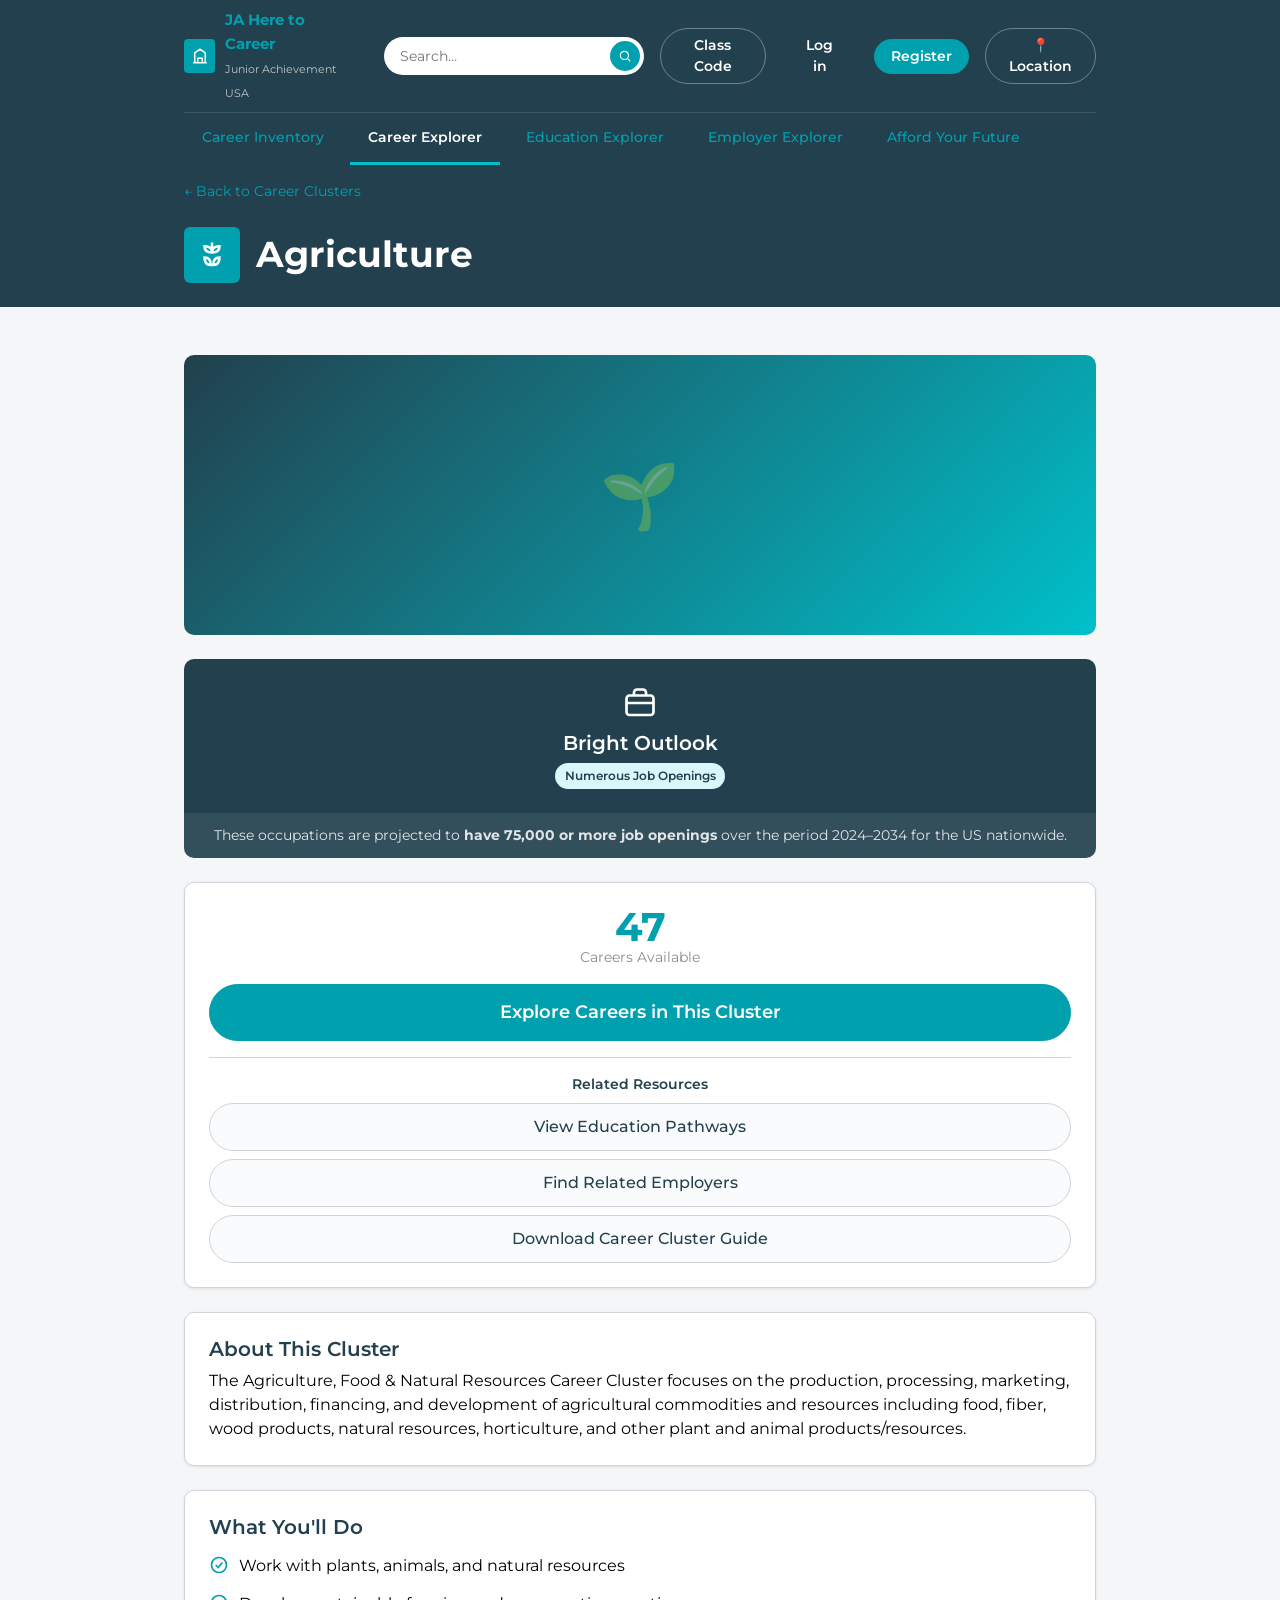
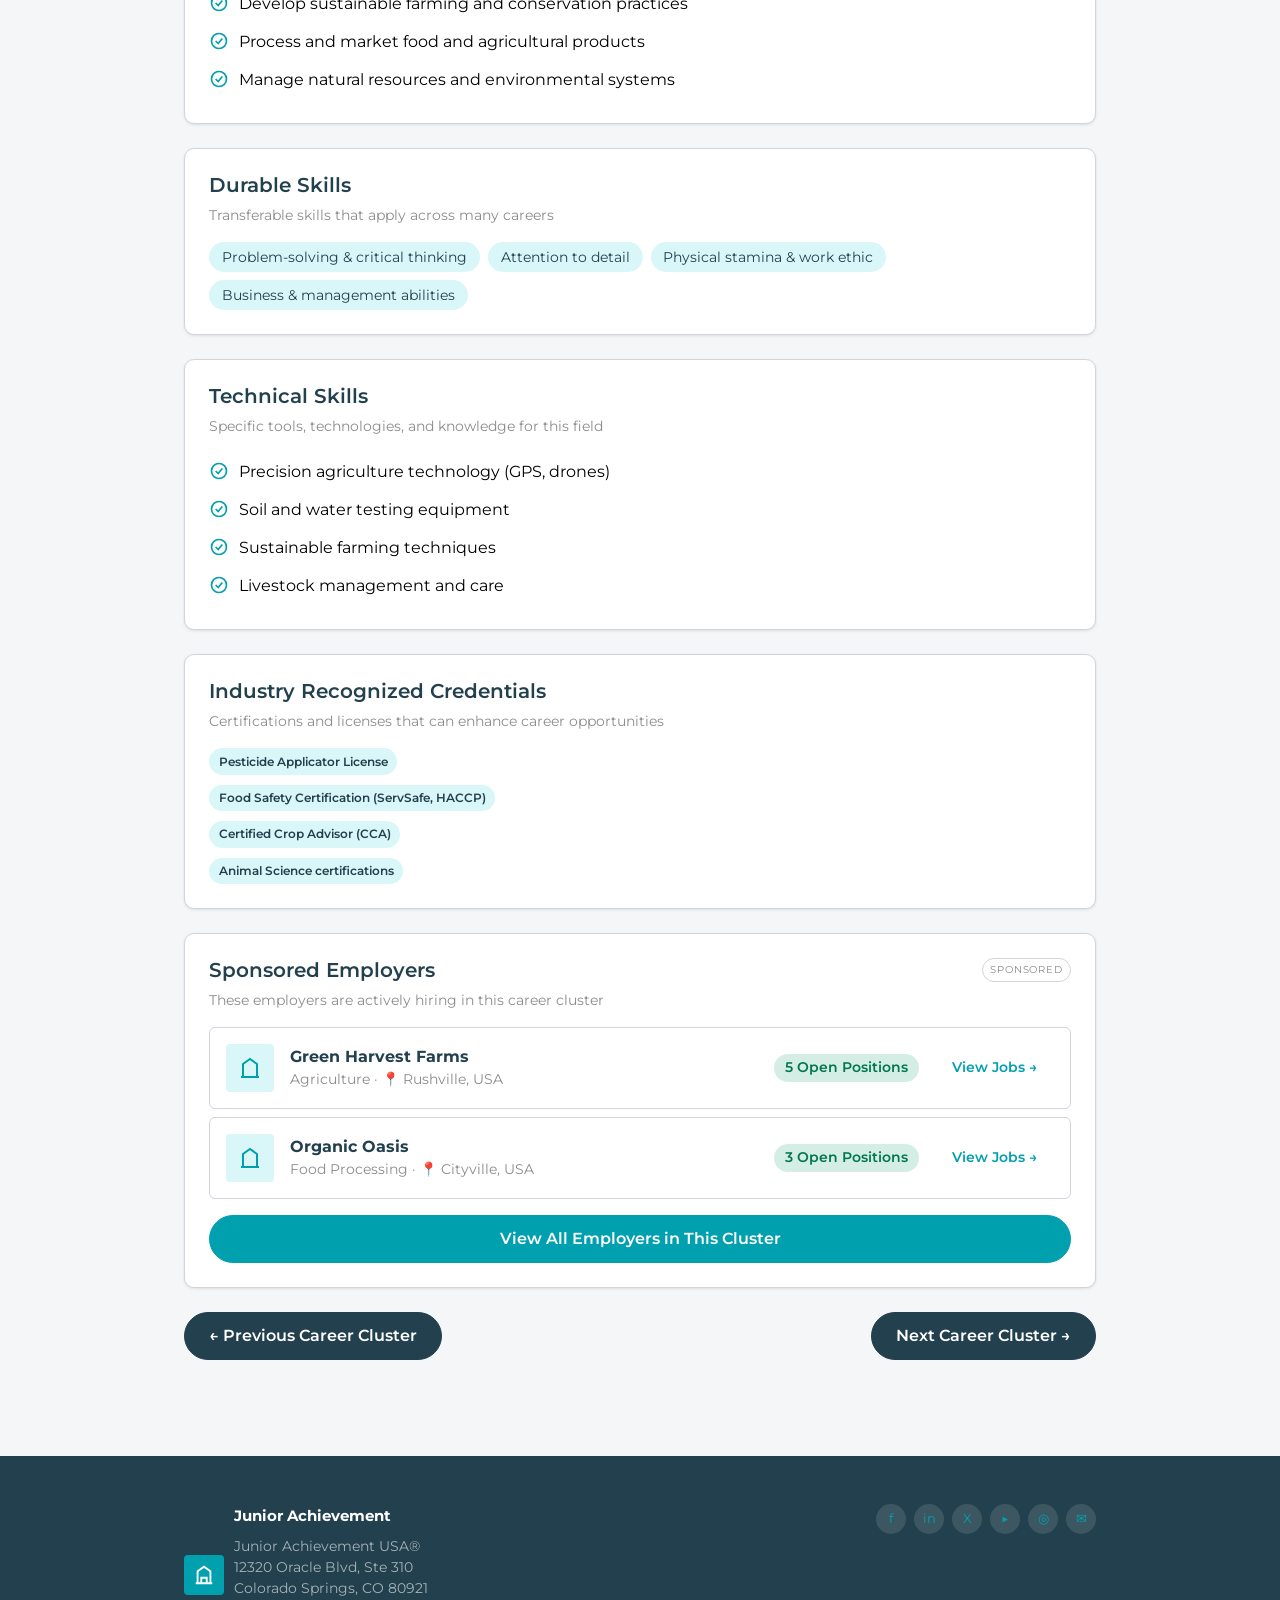
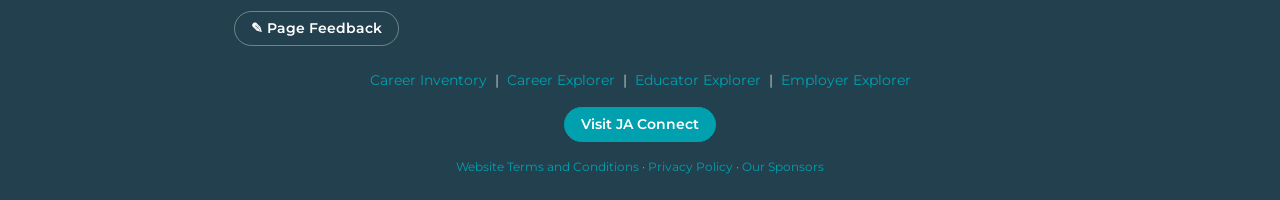
<file: career-cluster.html>
<!DOCTYPE html>
<html lang="en">
<head>
<meta charset="UTF-8">
<meta name="viewport" content="width=device-width, initial-scale=1">
<title>Agriculture — Career Cluster · Here to Career</title>
<link rel="preconnect" href="https://fonts.googleapis.com">
<link rel="preconnect" href="https://fonts.gstatic.com" crossorigin>
<link href="https://fonts.googleapis.com/css2?family=Montserrat:wght@400;500;600;700;800&display=swap" rel="stylesheet">
<link rel="stylesheet" href="tokens.css">
<link rel="stylesheet" href="h2c.css">
<style>
  * { box-sizing: border-box; }
  body { margin: 0; background: var(--h2c-surface-page); font-family: var(--h2c-font-family); color: var(--h2c-text); }
  .container { max-width: 960px; margin: 0 auto; padding: 0 var(--h2c-space-4); }
  .stack > * + * { margin-top: var(--h2c-space-4); }

  /* ---------- Header (dark) ---------- */
  .page-header { background: var(--h2c-primary-dark); color: var(--h2c-text-invert); }
  .util-bar { display: flex; align-items: center; gap: var(--h2c-space-3); padding: var(--h2c-space-2) 0; }
  .brand { display: flex; align-items: center; gap: 10px; }
  .brand .brand-mark { width: 34px; height: 34px; border-radius: var(--h2c-radius-sm); background: var(--h2c-primary); display: flex; align-items: center; justify-content: center; }
  .brand b { font-weight: var(--h2c-weight-bold); font-size: .95rem; line-height: 1.1; }
  .brand small { color: rgba(255,255,255,.7); font-size: .7rem; }
  .util-spacer { flex: 1; }
  .util-search { display: flex; align-items: center; background: var(--h2c-surface); border-radius: var(--h2c-radius-pill); padding: 4px 4px 4px 14px; min-width: 260px; }
  .util-search input { border: 0; outline: 0; flex: 1; font-family: inherit; font-size: var(--h2c-font-size-sm); background: transparent; color: var(--h2c-text); }
  .util-search .search-btn { border: 0; width: 30px; height: 30px; border-radius: 50%; background: var(--h2c-primary); color: #fff; cursor: pointer; display: inline-flex; align-items: center; justify-content: center; }
  .btn-on-dark { color: var(--h2c-text-invert); background: transparent; border: 1px solid rgba(255,255,255,.35); }
  .btn-on-dark:hover { background: rgba(255,255,255,.1); }
  .link-on-dark { color: var(--h2c-text-invert); background: transparent; border-color: transparent; }
  .link-on-dark:hover { text-decoration: underline; }

  /* nav tabs */
  .main-nav { display: flex; gap: var(--h2c-space-2); border-top: 1px solid rgba(255,255,255,.12); }
  .main-nav a { padding: 14px 18px; color: rgba(255,255,255,.75); text-decoration: none; font-weight: var(--h2c-weight-medium); font-size: var(--h2c-font-size-sm); border-bottom: 3px solid transparent; }
  .main-nav a:hover { color: #fff; }
  .main-nav a.active { color: #fff; font-weight: var(--h2c-weight-semibold); border-bottom-color: var(--h2c-secondary); }

  /* cluster head */
  .cluster-head { display: flex; align-items: center; gap: var(--h2c-space-3); padding: var(--h2c-space-4) 0; }
  .cluster-head .cluster-icon { width: 56px; height: 56px; border-radius: var(--h2c-radius-md); background: var(--h2c-primary); display: flex; align-items: center; justify-content: center; color: #fff; }
  .cluster-head h1 { margin: 0; color: #fff; font-size: var(--h2c-h2); }
  .back-link { color: rgba(255,255,255,.8); text-decoration: none; font-size: var(--h2c-font-size-sm); display: inline-block; padding-top: var(--h2c-space-3); }
  .back-link:hover { color: #fff; }

  /* ---------- Content ---------- */
  main { padding: var(--h2c-space-5) 0; }
  .hero-img { height: 280px; border-radius: var(--h2c-radius-lg); background: linear-gradient(135deg, var(--h2c-primary-dark), var(--h2c-secondary)); position: relative; overflow: hidden; }
  .hero-img::after { content: "🌱"; position: absolute; inset: 0; display: flex; align-items: center; justify-content: center; font-size: 4rem; opacity: .4; }

  .section-card { background: var(--h2c-surface); border: 1px solid var(--h2c-border); border-radius: var(--h2c-radius-lg); box-shadow: var(--h2c-shadow-sm); padding: var(--h2c-space-4); }
  .section-card h2 { font-size: var(--h2c-h4); margin: 0 0 var(--h2c-space-2); }
  .section-sub { color: var(--h2c-text-muted); font-size: var(--h2c-font-size-sm); margin: 0 0 var(--h2c-space-3); }

  /* outlook banner */
  .outlook { background: var(--h2c-primary-dark); color: #fff; border-radius: var(--h2c-radius-lg); overflow: hidden; text-align: center; }
  .outlook .outlook-body { padding: var(--h2c-space-4); }
  .outlook .outlook-ico { width: 40px; height: 40px; margin: 0 auto var(--h2c-space-2); display: flex; align-items: center; justify-content: center; }
  .outlook h2 { margin: 0 0 var(--h2c-space-2); color: #fff; font-size: var(--h2c-h4); }
  .outlook .outlook-note { background: rgba(255,255,255,.08); padding: 12px var(--h2c-space-4); font-size: var(--h2c-font-size-sm); color: rgba(255,255,255,.85); }

  /* stat card */
  .stat-card-lg { text-align: center; }
  .stat-card-lg .num { font-size: 2.5rem; font-weight: var(--h2c-weight-bold); color: var(--h2c-primary); line-height: 1; }
  .stat-card-lg .num-label { color: var(--h2c-text-muted); font-size: var(--h2c-font-size-sm); margin-bottom: var(--h2c-space-3); }
  .divider { border: 0; border-top: 1px solid var(--h2c-border); margin: var(--h2c-space-3) 0; }
  .resources-title { font-weight: var(--h2c-weight-semibold); color: var(--h2c-text-heading); font-size: var(--h2c-font-size-sm); margin-bottom: var(--h2c-space-2); }
  .btn-block { display: block; width: 100%; }
  .btn-resource { display: block; width: 100%; text-align: center; background: var(--h2c-surface-subtle); border: 1px solid var(--h2c-border); color: var(--h2c-text-heading); margin-bottom: var(--h2c-space-2); font-weight: var(--h2c-weight-medium); }
  .btn-resource:hover { border-color: var(--h2c-primary); color: var(--h2c-primary); }

  /* checklists */
  .checklist { list-style: none; margin: 0; padding: 0; }
  .checklist li { display: flex; align-items: flex-start; gap: 10px; padding: 7px 0; }
  .checklist li svg { flex-shrink: 0; color: var(--h2c-primary); margin-top: 1px; }

  /* employers */
  .employer { display: flex; align-items: center; gap: var(--h2c-space-3); border: 1px solid var(--h2c-border); border-radius: var(--h2c-radius-md); padding: var(--h2c-space-3); margin-bottom: var(--h2c-space-2); }
  .employer .logo { width: 48px; height: 48px; border-radius: var(--h2c-radius-sm); background: var(--h2c-tint); color: var(--h2c-primary); display: flex; align-items: center; justify-content: center; flex-shrink: 0; }
  .employer .emp-name { font-weight: var(--h2c-weight-bold); color: var(--h2c-text-heading); }
  .employer .emp-meta { font-size: var(--h2c-font-size-sm); color: var(--h2c-text-muted); }
  .employer .emp-actions { margin-left: auto; display: flex; align-items: center; gap: var(--h2c-space-3); }
  .badge-open { background: var(--h2c-success-surface); color: var(--h2c-success); font-size: var(--h2c-font-size-sm); font-weight: var(--h2c-weight-semibold); padding: .25em .8em; border-radius: var(--h2c-radius-pill); }
  .badge-sponsored { float: right; background: transparent; border: 1px solid var(--h2c-border); color: var(--h2c-text-muted); font-size: .65rem; letter-spacing: .08em; text-transform: uppercase; padding: .3em .7em; border-radius: var(--h2c-radius-pill); }

  /* pager */
  .pager { display: flex; justify-content: space-between; }

  /* footer */
  .site-footer { background: var(--h2c-primary-dark); color: rgba(255,255,255,.8); margin-top: var(--h2c-space-5); padding: var(--h2c-space-5) 0 var(--h2c-space-4); }
  .footer-top { display: flex; justify-content: space-between; align-items: flex-start; gap: var(--h2c-space-4); }
  .footer-brand .brand-mark { width: 40px; height: 40px; }
  .footer-brand b { color: #fff; }
  .footer-brand p { font-size: var(--h2c-font-size-sm); margin: var(--h2c-space-2) 0 0; color: rgba(255,255,255,.6); }
  .social { display: flex; gap: 8px; }
  .social a { width: 30px; height: 30px; border-radius: 50%; background: rgba(255,255,255,.12); display: flex; align-items: center; justify-content: center; color: #fff; text-decoration: none; font-size: .8rem; }
  .social a:hover { background: var(--h2c-primary); }
  .footer-links { text-align: center; margin-top: var(--h2c-space-4); font-size: var(--h2c-font-size-sm); }
  .footer-links a { color: rgba(255,255,255,.8); text-decoration: none; margin: 0 8px; }
  .footer-links a:hover { color: #fff; text-decoration: underline; }
  .footer-fine { text-align: center; margin-top: var(--h2c-space-3); font-size: var(--h2c-font-size-caption); color: rgba(255,255,255,.55); }
  .footer-fine a { color: rgba(255,255,255,.7); }
</style>
</head>
<body class="h2c">

<header class="page-header">
  <div class="container">
    <div class="util-bar">
      <a class="brand" href="#">
        <span class="brand-mark"><svg width="18" height="18" viewBox="0 0 24 24" fill="none" stroke="#fff" stroke-width="2"><path d="M3 21h18M5 21V8l7-5 7 5v13M9 21v-6h6v6"/></svg></span>
        <span><b>JA Here to Career</b><br><small>Junior Achievement USA</small></span>
      </a>
      <span class="util-spacer"></span>
      <div class="util-search">
        <input placeholder="Search…" aria-label="Search">
        <button class="search-btn" aria-label="Search"><svg width="14" height="14" viewBox="0 0 24 24" fill="none" stroke="currentColor" stroke-width="2"><circle cx="11" cy="11" r="7"/><path d="M21 21l-4-4"/></svg></button>
      </div>
      <button class="btn btn-sm btn-on-dark">Class Code</button>
      <button class="btn btn-sm link-on-dark">Log in</button>
      <button class="btn btn-sm btn-primary">Register</button>
      <button class="btn btn-sm btn-on-dark">📍 Location</button>
    </div>
  </div>
  <div class="container">
    <nav class="main-nav">
      <a href="#">Career Inventory</a>
      <a href="#" class="active">Career Explorer</a>
      <a href="#">Education Explorer</a>
      <a href="#">Employer Explorer</a>
      <a href="#">Afford Your Future</a>
    </nav>
    <a class="back-link" href="#">← Back to Career Clusters</a>
    <div class="cluster-head">
      <span class="cluster-icon"><svg width="30" height="30" viewBox="0 0 24 24" fill="none" stroke="#fff" stroke-width="2"><path d="M12 2v8M12 10c0-3 2-5 6-5 0 3-2 5-6 5zM12 10c0-3-2-5-6-5 0 3 2 5 6 5zM6 14c3 0 5 2 5 6-3 0-5-2-5-6zM18 14c-3 0-5 2-5 6 3 0 5-2 5-6z"/></svg></span>
      <h1>Agriculture</h1>
    </div>
  </div>
</header>

<main>
  <div class="container stack">

    <div class="hero-img" role="img" aria-label="Agriculture cluster"></div>

    <!-- Bright Outlook -->
    <section class="outlook">
      <div class="outlook-body">
        <div class="outlook-ico"><svg width="36" height="36" viewBox="0 0 24 24" fill="none" stroke="#fff" stroke-width="1.8"><rect x="3" y="7" width="18" height="13" rx="2"/><path d="M8 7V5a2 2 0 0 1 2-2h4a2 2 0 0 1 2 2v2M3 12h18"/></svg></div>
        <h2>Bright Outlook</h2>
        <span class="badge badge-tint">Numerous Job Openings</span>
      </div>
      <div class="outlook-note">These occupations are projected to <b>have 75,000 or more job openings</b> over the period 2024–2034 for the US nationwide.</div>
    </section>

    <!-- Stats + actions -->
    <section class="section-card stat-card-lg">
      <div class="num">47</div>
      <div class="num-label">Careers Available</div>
      <button class="btn btn-primary btn-lg btn-block">Explore Careers in This Cluster</button>
      <hr class="divider">
      <div class="resources-title">Related Resources</div>
      <a class="btn btn-resource" href="#">View Education Pathways</a>
      <a class="btn btn-resource" href="#">Find Related Employers</a>
      <a class="btn btn-resource" href="#" style="margin-bottom:0">Download Career Cluster Guide</a>
    </section>

    <!-- About -->
    <section class="section-card">
      <h2>About This Cluster</h2>
      <p style="margin:0;color:var(--h2c-text)">The Agriculture, Food &amp; Natural Resources Career Cluster focuses on the production, processing, marketing, distribution, financing, and development of agricultural commodities and resources including food, fiber, wood products, natural resources, horticulture, and other plant and animal products/resources.</p>
    </section>

    <!-- What You'll Do -->
    <section class="section-card">
      <h2>What You'll Do</h2>
      <ul class="checklist">
        <li><svg width="20" height="20" viewBox="0 0 24 24" fill="none" stroke="currentColor" stroke-width="2"><circle cx="12" cy="12" r="9"/><path d="M8 12l3 3 5-6"/></svg> Work with plants, animals, and natural resources</li>
        <li><svg width="20" height="20" viewBox="0 0 24 24" fill="none" stroke="currentColor" stroke-width="2"><circle cx="12" cy="12" r="9"/><path d="M8 12l3 3 5-6"/></svg> Develop sustainable farming and conservation practices</li>
        <li><svg width="20" height="20" viewBox="0 0 24 24" fill="none" stroke="currentColor" stroke-width="2"><circle cx="12" cy="12" r="9"/><path d="M8 12l3 3 5-6"/></svg> Process and market food and agricultural products</li>
        <li><svg width="20" height="20" viewBox="0 0 24 24" fill="none" stroke="currentColor" stroke-width="2"><circle cx="12" cy="12" r="9"/><path d="M8 12l3 3 5-6"/></svg> Manage natural resources and environmental systems</li>
      </ul>
    </section>

    <!-- Durable Skills -->
    <section class="section-card">
      <h2>Durable Skills</h2>
      <p class="section-sub">Transferable skills that apply across many careers</p>
      <div class="demo-row" style="display:flex;flex-wrap:wrap;gap:8px">
        <span class="chip chip-filled">Problem-solving &amp; critical thinking</span>
        <span class="chip chip-filled">Attention to detail</span>
        <span class="chip chip-filled">Physical stamina &amp; work ethic</span>
        <span class="chip chip-filled">Business &amp; management abilities</span>
      </div>
    </section>

    <!-- Technical Skills -->
    <section class="section-card">
      <h2>Technical Skills</h2>
      <p class="section-sub">Specific tools, technologies, and knowledge for this field</p>
      <ul class="checklist">
        <li><svg width="20" height="20" viewBox="0 0 24 24" fill="none" stroke="currentColor" stroke-width="2"><circle cx="12" cy="12" r="9"/><path d="M8 12l3 3 5-6"/></svg> Precision agriculture technology (GPS, drones)</li>
        <li><svg width="20" height="20" viewBox="0 0 24 24" fill="none" stroke="currentColor" stroke-width="2"><circle cx="12" cy="12" r="9"/><path d="M8 12l3 3 5-6"/></svg> Soil and water testing equipment</li>
        <li><svg width="20" height="20" viewBox="0 0 24 24" fill="none" stroke="currentColor" stroke-width="2"><circle cx="12" cy="12" r="9"/><path d="M8 12l3 3 5-6"/></svg> Sustainable farming techniques</li>
        <li><svg width="20" height="20" viewBox="0 0 24 24" fill="none" stroke="currentColor" stroke-width="2"><circle cx="12" cy="12" r="9"/><path d="M8 12l3 3 5-6"/></svg> Livestock management and care</li>
      </ul>
    </section>

    <!-- Credentials -->
    <section class="section-card">
      <h2>Industry Recognized Credentials</h2>
      <p class="section-sub">Certifications and licenses that can enhance career opportunities</p>
      <div style="display:flex;flex-direction:column;gap:10px">
        <span><span class="badge badge-tint">Pesticide Applicator License</span></span>
        <span><span class="badge badge-tint">Food Safety Certification (ServSafe, HACCP)</span></span>
        <span><span class="badge badge-tint">Certified Crop Advisor (CCA)</span></span>
        <span><span class="badge badge-tint">Animal Science certifications</span></span>
      </div>
    </section>

    <!-- Sponsored Employers -->
    <section class="section-card">
      <span class="badge-sponsored">Sponsored</span>
      <h2>Sponsored Employers</h2>
      <p class="section-sub">These employers are actively hiring in this career cluster</p>

      <div class="employer">
        <span class="logo"><svg width="24" height="24" viewBox="0 0 24 24" fill="none" stroke="currentColor" stroke-width="2"><path d="M3 21h18M5 21V8l7-5 7 5v13"/></svg></span>
        <div>
          <div class="emp-name">Green Harvest Farms</div>
          <div class="emp-meta">Agriculture · 📍 Rushville, USA</div>
        </div>
        <div class="emp-actions">
          <span class="badge-open">5 Open Positions</span>
          <a class="btn btn-link btn-sm" href="#">View Jobs →</a>
        </div>
      </div>

      <div class="employer" style="margin-bottom:var(--h2c-space-3)">
        <span class="logo"><svg width="24" height="24" viewBox="0 0 24 24" fill="none" stroke="currentColor" stroke-width="2"><path d="M3 21h18M5 21V8l7-5 7 5v13"/></svg></span>
        <div>
          <div class="emp-name">Organic Oasis</div>
          <div class="emp-meta">Food Processing · 📍 Cityville, USA</div>
        </div>
        <div class="emp-actions">
          <span class="badge-open">3 Open Positions</span>
          <a class="btn btn-link btn-sm" href="#">View Jobs →</a>
        </div>
      </div>

      <button class="btn btn-primary btn-block">View All Employers in This Cluster</button>
    </section>

    <!-- Pager -->
    <nav class="pager">
      <button class="btn btn-dark">← Previous Career Cluster</button>
      <button class="btn btn-dark">Next Career Cluster →</button>
    </nav>

  </div>
</main>

<footer class="site-footer">
  <div class="container">
    <div class="footer-top">
      <div class="footer-brand brand">
        <span class="brand-mark" style="width:40px;height:40px"><svg width="22" height="22" viewBox="0 0 24 24" fill="none" stroke="#fff" stroke-width="2"><path d="M3 21h18M5 21V8l7-5 7 5v13M9 21v-6h6v6"/></svg></span>
        <span>
          <b>Junior Achievement</b>
          <p>Junior Achievement USA®<br>12320 Oracle Blvd, Ste 310<br>Colorado Springs, CO 80921</p>
          <button class="btn btn-sm btn-on-dark" style="margin-top:12px">✎ Page Feedback</button>
        </span>
      </div>
      <div class="social" aria-label="Social links">
        <a href="#">f</a><a href="#">in</a><a href="#">X</a><a href="#">▶</a><a href="#">◎</a><a href="#">✉</a>
      </div>
    </div>
    <div class="footer-links">
      <a href="#">Career Inventory</a>|<a href="#">Career Explorer</a>|<a href="#">Educator Explorer</a>|<a href="#">Employer Explorer</a>
    </div>
    <div style="text-align:center;margin-top:var(--h2c-space-3)">
      <button class="btn btn-sm btn-primary">Visit JA Connect</button>
    </div>
    <div class="footer-fine">
      <a href="#">Website Terms and Conditions</a> · <a href="#">Privacy Policy</a> · <a href="#">Our Sponsors</a>
    </div>
  </div>
</footer>

</body>
</html>
</file>
<file: tokens.css>
/* ==========================================================================
   Here to Career — Design Tokens
   --------------------------------------------------------------------------
   Two layers:
     1. PRIMITIVES (--ja-*) — the raw "JA Primitives" palette, copied verbatim
        from the Figma variables. These are facts; do not edit the hex values.
     2. SEMANTIC (--h2c-*) — role tokens that REFERENCE primitives. Components
        consume only these. The primitive→role mapping below was inferred from
        the Figma component sheet; if the Figma file defines its own semantic
        alias variables, reconcile against those.
   ========================================================================== */

:root {
  /* ====================================================================
     1. PRIMITIVES — JA Primitives (exact, from Figma)
     ==================================================================== */

  /* base */
  --ja-white: #ffffff;
  --ja-black: #000000;

  /* primary */
  --ja-blue-black:   #22404d;
  --ja-forest-slate: #224e45;
  --ja-midnight-ink: #222b4e;
  --ja-steel-slate:  #507686;

  /* secondary */
  --ja-aqua:        #00c0ca;
  --ja-aqua-light:  #d9f7f9;
  --ja-turquoise:   #00a0af;
  --ja-teal-blue:   #008b9c;
  --ja-boundless:   #425f74;
  --ja-ocean-mint:  #00bf8e;
  --ja-pacific-blue:#0085c7;
  --ja-deep-harbor: #1b4f72;

  /* accent */
  --ja-yellow:        #e3e24f;
  --ja-yellow-light:  #f9f9da;
  --ja-red:           #eb4e07;
  --ja-red-light:     #fde3d4;
  --ja-forest:        #007651;
  --ja-forest-light:  #d5eee5;
  --ja-lime:          #8fc440;

  /* gray ramp */
  --ja-gray-900: #1a1a1a;
  --ja-gray-600: #8c8c8c;
  --ja-gray-300: #d1d5db;
  --ja-gray-100: #f5f6f8;
  --ja-gray-50:  #fafbfc;

  /* ====================================================================
     2. SEMANTIC — mirrors the Figma "JA Semantic" collection (Light mode),
        one-to-one. Bootstrap-named + surface aliases for components follow.
     ==================================================================== */

  /* ---- color / brand ---- */
  --h2c-primary:        var(--ja-turquoise);    /* brand/primary */
  --h2c-primary-dark:   var(--ja-blue-black);   /* brand/primary-dark */
  --h2c-primary-light:  var(--ja-aqua-light);   /* brand/primary-light */
  --h2c-accent:         var(--ja-yellow);       /* brand/accent */
  --h2c-accent-light:   var(--ja-yellow-light); /* brand/accent-light */

  /* ---- color / status ---- */
  --h2c-error:          var(--ja-red);          /* status/error */
  --h2c-error-light:    var(--ja-red-light);    /* status/error-light */
  --h2c-success:        var(--ja-forest);       /* status/success */
  --h2c-success-light:  var(--ja-forest-light); /* status/success-light */

  /* ---- color / text ---- */
  --h2c-text:           var(--ja-black);     /* text/primary */
  --h2c-text-muted:     var(--ja-gray-600);  /* text/secondary */
  --h2c-text-disabled:  var(--ja-gray-300);  /* text/disabled */
  --h2c-text-invert:    var(--ja-white);     /* text/on-brand */
  --h2c-text-on-accent: var(--ja-gray-900);  /* text/on-accent */

  /* ---- color / background ---- */
  --h2c-surface:        var(--ja-white);     /* background/surface */
  --h2c-surface-page:   var(--ja-gray-100);  /* background/page */
  --h2c-surface-subtle: var(--ja-gray-50);   /* background/subtle */

  /* ---- color / border ---- */
  --h2c-border:         var(--ja-gray-300);  /* border/default */
  --h2c-border-subtle:  var(--ja-gray-100);  /* border/subtle */
  --h2c-border-brand:   var(--ja-aqua);      /* border/brand */
  --h2c-border-error:   var(--ja-red);       /* border/error */

  /* ====================================================================
     Component-facing aliases (not in JA Semantic; composed from it).
     ==================================================================== */
  --h2c-secondary:      var(--ja-aqua);         /* bright teal accent = border/brand */
  --h2c-primary-hover:  var(--ja-teal-blue);    /* interaction state */
  --h2c-accent-mint:    var(--ja-ocean-mint);
  --h2c-accent-blue:    var(--ja-pacific-blue);
  --h2c-tint:           var(--h2c-primary-light); /* chips, highlighted rows */
  --h2c-text-heading:   var(--ja-blue-black);   /* headings → brand/primary-dark */

  /* feedback (Bootstrap-named): info→brand/primary, warning→brand/accent */
  --h2c-info:            var(--h2c-primary);
  --h2c-info-surface:    var(--h2c-primary-light);
  --h2c-success-surface: var(--h2c-success-light);
  --h2c-warning:         var(--h2c-accent);
  --h2c-warning-surface: var(--h2c-accent-light);
  --h2c-danger:          var(--h2c-error);
  --h2c-danger-surface:  var(--h2c-error-light);

  /* status badges (compose brand/status/text per the Badges & Tags doc) */
  --h2c-status-active:    var(--h2c-primary);    /* turquoise */
  --h2c-status-pending:   var(--h2c-accent);     /* yellow */
  --h2c-status-completed: var(--h2c-success);    /* forest */
  --h2c-status-cancelled: var(--ja-gray-600);    /* gray-600 */
  --h2c-status-error:     var(--h2c-error);      /* red */

  /* ====================================================================
     COLOR HIERARCHY (per designer direction): darker surfaces in the
     background, lighter surfaces in the foreground, color from imagery.
     All composed from existing primitives — no new hexes.
     ==================================================================== */

  /* Dark surface ramp — deepest → raised. Stack lighter content on top. */
  --h2c-surface-dark:        var(--ja-blue-black);   /* deepest bg (page/hero/footer) */
  --h2c-surface-dark-alt:    var(--ja-midnight-ink); /* alt deep bg */
  --h2c-surface-dark-raised: var(--ja-boundless);    /* raised panel on a dark bg */
  --h2c-border-on-dark:      var(--ja-steel-slate);  /* hairlines on dark */
  --h2c-text-on-dark:        var(--ja-white);
  --h2c-text-on-dark-muted:  rgba(255, 255, 255, .72);

  /* Color-burst accents — for photography/illustration/Lottie and data-viz,
     i.e. foreground "pops", NOT UI chrome. Use sparingly against dark/neutral. */
  --h2c-burst-mint:   var(--ja-ocean-mint);
  --h2c-burst-blue:   var(--ja-pacific-blue);
  --h2c-burst-harbor: var(--ja-deep-harbor);
  --h2c-burst-lime:   var(--ja-lime);
  --h2c-burst-yellow: var(--ja-yellow);

  /* ---- Typography (from Figma "JA Typography") ----
     Display/H1 48·Bold · H2 36·SemiBold · H3 24·SemiBold
     Body Large 18·Regular · Body 16·Regular · Caption 12·Medium */
  --h2c-font-family: "Montserrat", "Open Sans", helvetica, arial, sans-serif;
  --h2c-font-size-display: 3rem;        /* 48 */
  --h2c-font-size-h1: 3rem;             /* 48 */
  --h2c-font-size-h2: 2.25rem;          /* 36 */
  --h2c-font-size-h3: 1.5rem;           /* 24 */
  --h2c-font-size-body-lg: 1.125rem;    /* 18 */
  --h2c-font-size-base: 1rem;           /* 16 — body */
  --h2c-font-size-label: 0.875rem;      /* 14 — label */
  --h2c-font-size-caption: 0.75rem;     /* 12 */
  --h2c-font-size-sm: var(--h2c-font-size-label);
  --h2c-font-size-lg: var(--h2c-font-size-body-lg);
  /* legacy heading aliases (consumed by h2c.css) */
  --h2c-h1: var(--h2c-font-size-h1);
  --h2c-h2: var(--h2c-font-size-h2);
  --h2c-h3: var(--h2c-font-size-h3);
  --h2c-h4: 1.25rem;
  --h2c-h5: 1.125rem;
  --h2c-h6: 1rem;
  --h2c-weight-regular: 400;
  --h2c-weight-medium: 500;     /* Caption */
  --h2c-weight-semibold: 600;   /* H2, H3 */
  --h2c-weight-bold: 700;       /* Display / H1 */
  --h2c-weight-extrabold: 800;
  --h2c-line-height: 1.5;       /* body */
  --h2c-line-height-tight: 1.2; /* headings, caption */

  /* ---- Shape ---- */
  --h2c-radius-sm: 0.25rem;      /* inputs, small elements */
  --h2c-radius-md: 6px;          /* dropdowns, popovers */
  --h2c-radius-lg: 10px;         /* cards */
  --h2c-radius-xl: 1rem;         /* feature panels */
  --h2c-radius-pill: 100px;      /* buttons, badges, chips */

  /* ---- Elevation (blue-black tinted, never pure black) ---- */
  --h2c-shadow-sm: 0 1px 3px rgba(34, 64, 77, 0.12);
  --h2c-shadow-md: 0 4px 12px rgba(34, 64, 77, 0.15);
  --h2c-shadow-lg: 0 10px 30px rgba(34, 64, 77, 0.2);

  /* ---- Spacing (from Figma "JA Spacing" named scale) ---- */
  --h2c-space-xs:    0.25rem;   /* xs */
  --h2c-space-sm:    0.5rem;    /* sm */
  --h2c-space-md-sm: 0.75rem;   /* md-sm */
  --h2c-space-md:    1rem;      /* md */
  --h2c-space-lg:    1.5rem;    /* lg */
  --h2c-space-xl:    2rem;      /* xl */
  --h2c-space-2xl:   3rem;      /* 2xl */
  /* legacy numeric aliases (consumed by h2c.css) */
  --h2c-space-1: var(--h2c-space-xs);
  --h2c-space-2: var(--h2c-space-sm);
  --h2c-space-3: var(--h2c-space-md);
  --h2c-space-4: var(--h2c-space-lg);
  --h2c-space-5: var(--h2c-space-2xl);

  /* ---- Breakpoints (reference only — use in media queries) ----
     sm: 576px | md: 768px | lg: 992px | xl: 1200px */
}
</file>
<file: h2c.css>
/* ==========================================================================
   Here to Career — Component Library
   Built entirely on tokens.css. No framework dependency; markup mirrors
   Bootstrap 4 class names used on career.ja.org (.btn, .card, .alert, …)
   so styles drop onto the existing app's markup unchanged.
   ========================================================================== */

/* ---- Base ---- */
.h2c {
  font-family: var(--h2c-font-family);
  font-size: var(--h2c-font-size-base);
  line-height: var(--h2c-line-height);
  color: var(--h2c-text);
}

.h2c h1, .h2c h2, .h2c h3, .h2c h4, .h2c h5, .h2c h6 {
  color: var(--h2c-text-heading);
  margin: 0 0 var(--h2c-space-2);
  line-height: var(--h2c-line-height-tight);
}
/* Display/H1 are Bold; H2/H3 are SemiBold (per Figma JA Typography) */
.h2c h1 { font-size: var(--h2c-h1); font-weight: var(--h2c-weight-bold); }
.h2c h2 { font-size: var(--h2c-h2); font-weight: var(--h2c-weight-semibold); }
.h2c h3 { font-size: var(--h2c-h3); font-weight: var(--h2c-weight-semibold); }
.h2c h4 { font-size: var(--h2c-h4); font-weight: var(--h2c-weight-semibold); }
.h2c h5 { font-size: var(--h2c-h5); font-weight: var(--h2c-weight-semibold); }
.h2c h6 { font-size: var(--h2c-h6); font-weight: var(--h2c-weight-semibold); }

/* Body Large & Caption text roles */
.h2c .text-body-lg { font-size: var(--h2c-font-size-body-lg); }
.h2c .text-caption {
  font-size: var(--h2c-font-size-caption);
  font-weight: var(--h2c-weight-medium);
  line-height: var(--h2c-line-height-tight);
}

.h2c a:not(.btn) {
  color: var(--h2c-primary);
  text-decoration: none;
}
.h2c a:not(.btn):hover { text-decoration: underline; }

/* ==========================================================================
   Buttons (pill-shaped, per site convention)
   ========================================================================== */
.btn {
  display: inline-block;
  font-family: var(--h2c-font-family);
  font-size: var(--h2c-font-size-base);
  font-weight: var(--h2c-weight-semibold);
  line-height: var(--h2c-line-height);
  padding: 11px 24px;
  border: 1px solid transparent;
  border-radius: var(--h2c-radius-pill);
  cursor: pointer;
  text-align: center;
  text-decoration: none;
  transition: background-color .15s ease, border-color .15s ease, color .15s ease;
}
.btn:focus-visible {
  outline: 2px solid var(--h2c-secondary);
  outline-offset: 2px;
}

.btn-primary { color: var(--h2c-text-invert); background: var(--h2c-primary); border-color: var(--h2c-primary); }
.btn-primary:hover { background: var(--h2c-primary-hover); border-color: var(--h2c-primary-hover); }

.btn-secondary { color: var(--h2c-text-invert); background: var(--h2c-secondary); border-color: var(--h2c-secondary); }
.btn-secondary:hover { filter: brightness(0.93); }

.btn-dark { color: var(--h2c-text-invert); background: var(--h2c-primary-dark); border-color: var(--h2c-primary-dark); }
.btn-dark:hover { filter: brightness(1.15); }

.btn-success { color: var(--h2c-text-invert); background: var(--h2c-success); border-color: var(--h2c-success); }
.btn-danger  { color: var(--h2c-text-invert); background: var(--h2c-danger);  border-color: var(--h2c-danger); }
.btn-warning { color: var(--h2c-text-on-accent); background: var(--h2c-warning); border-color: var(--h2c-warning); }

.btn-outline-primary { color: var(--h2c-primary); background: transparent; border-color: var(--h2c-primary); }
.btn-outline-primary:hover { color: var(--h2c-text-invert); background: var(--h2c-primary); }

.btn-link { color: var(--h2c-primary); background: transparent; border-color: transparent; }
.btn-link:hover { text-decoration: underline; }

.btn-sm { padding: 6px 16px; font-size: var(--h2c-font-size-sm); }
.btn-lg { padding: 14px 32px; font-size: var(--h2c-font-size-lg); }
.btn:disabled, .btn.disabled {
  background: var(--h2c-surface-subtle);
  border-color: var(--h2c-surface-subtle);
  color: var(--h2c-text-muted);
  cursor: not-allowed;
}

/* ==========================================================================
   Badges, status badges & chips (all pill-shaped)
   ========================================================================== */
.badge {
  display: inline-block;
  padding: .35em .8em;
  font-size: .75em;
  font-weight: var(--h2c-weight-semibold);
  border-radius: var(--h2c-radius-pill);
}
.badge-primary   { background: var(--h2c-primary);   color: var(--h2c-text-invert); }
.badge-secondary { background: var(--h2c-secondary); color: var(--h2c-text-invert); }
.badge-success   { background: var(--h2c-success);   color: var(--h2c-text-invert); }
.badge-danger    { background: var(--h2c-danger);    color: var(--h2c-text-invert); }
.badge-tint      { background: var(--h2c-tint);      color: var(--h2c-primary-dark); }

/* Status badges — uppercase pill, per Figma status set */
.badge-status {
  display: inline-block;
  padding: .3em .9em;
  font-size: .7rem;
  font-weight: var(--h2c-weight-bold);
  letter-spacing: .04em;
  text-transform: uppercase;
  border-radius: var(--h2c-radius-pill);
  color: var(--h2c-text-invert);
}
.badge-status.is-active    { background: var(--h2c-status-active); }
.badge-status.is-pending   { background: var(--h2c-status-pending); color: var(--h2c-text-on-accent); }
.badge-status.is-completed { background: var(--h2c-status-completed); }
.badge-status.is-cancelled { background: var(--h2c-status-cancelled); }
.badge-status.is-error     { background: var(--h2c-status-error); }

/* Chips — outline (filters/grades) and filled (categories) */
.chip {
  display: inline-block;
  padding: .25em .85em;
  font-size: var(--h2c-font-size-sm);
  border: 1px solid var(--h2c-border);
  border-radius: var(--h2c-radius-pill);
  color: var(--h2c-text);
  background: var(--h2c-surface);
}
.chip-filled {
  border-color: transparent;
  background: var(--h2c-tint);
  color: var(--h2c-primary-dark);
}
.chip.is-selected { border-color: var(--h2c-primary); color: var(--h2c-primary); }

/* ==========================================================================
   Cards
   ========================================================================== */
.card {
  background: var(--h2c-surface);
  border: 1px solid var(--h2c-border);
  border-radius: var(--h2c-radius-lg);
  box-shadow: var(--h2c-shadow-sm);
  overflow: hidden;
}
.card-header {
  padding: var(--h2c-space-3);
  background: var(--h2c-primary);
  color: var(--h2c-text-invert);
  font-weight: var(--h2c-weight-semibold);
}
.card-body { padding: var(--h2c-space-3); }
.card-footer {
  padding: var(--h2c-space-2) var(--h2c-space-3);
  background: var(--h2c-surface-subtle);
  border-top: 1px solid var(--h2c-border);
}
.card-feature {
  border: none;
  border-radius: var(--h2c-radius-xl);
  box-shadow: var(--h2c-shadow-md);
}

/* Program card — top accent bar + icon tile */
.program-card .program-icon {
  display: inline-flex; align-items: center; justify-content: center;
  width: 34px; height: 34px;
  border-radius: var(--h2c-radius-sm);
  background: var(--h2c-primary);
  color: var(--h2c-text-invert);
}

/* Stat card — big number + delta */
.stat-card {
  background: var(--h2c-surface);
  border: 1px solid var(--h2c-border);
  border-radius: var(--h2c-radius-lg);
  padding: var(--h2c-space-3) var(--h2c-space-4);
}
.stat-card .stat-value {
  font-size: 2rem; font-weight: var(--h2c-weight-bold);
  color: var(--h2c-text-heading); line-height: 1;
}
.stat-card .stat-label {
  font-size: .7rem; letter-spacing: .06em; text-transform: uppercase;
  color: var(--h2c-text-muted); margin-top: var(--h2c-space-1);
}
.stat-card .stat-delta { color: var(--h2c-success); font-size: var(--h2c-font-size-sm); font-weight: var(--h2c-weight-semibold); }
.stat-card .stat-delta.is-down { color: var(--h2c-danger); }

/* Career card — pale-yellow highlighted variant in Figma */
.career-card.is-highlight { background: var(--h2c-warning-surface); border-color: transparent; }

/* ==========================================================================
   Avatars
   ========================================================================== */
.avatar {
  display: inline-block;
  width: 48px; height: 48px;
  border-radius: 50%;
  border: 2px solid var(--h2c-primary);
  object-fit: cover;
  background: var(--h2c-surface-subtle);
}
.avatar-sm { width: 32px; height: 32px; }
.avatar-lg { width: 64px; height: 64px; }

/* ==========================================================================
   Alerts
   ========================================================================== */
.alert {
  display: flex;
  align-items: center;
  gap: var(--h2c-space-2);
  padding: var(--h2c-space-3);
  border: 1px solid transparent;
  border-radius: var(--h2c-radius-md);
  margin-bottom: var(--h2c-space-3);
}
.alert .alert-icon { flex-shrink: 0; display: inline-flex; width: 20px; height: 20px; }
.alert-info    { background: var(--h2c-info-surface);    color: var(--h2c-primary-dark); border-color: var(--h2c-info); }
.alert-success { background: var(--h2c-success-surface); color: var(--h2c-success);      border-color: var(--h2c-success); }
.alert-warning { background: var(--h2c-warning-surface); color: var(--h2c-text-heading); border-color: var(--h2c-warning); }
.alert-danger  { background: var(--h2c-danger-surface);  color: var(--h2c-danger);       border-color: var(--h2c-danger); }

/* ==========================================================================
   Forms — inputs keep the small radius (NOT pills)
   ========================================================================== */
.form-group { margin-bottom: var(--h2c-space-3); }
.form-label {
  display: block;
  margin-bottom: var(--h2c-space-1);
  font-weight: var(--h2c-weight-semibold);
  color: var(--h2c-text-heading);
}
.form-control {
  display: block;
  width: 100%;
  box-sizing: border-box;
  padding: 10px 14px;
  font-family: var(--h2c-font-family);
  font-size: var(--h2c-font-size-base);
  color: var(--h2c-text);
  background: var(--h2c-surface);
  border: 1px solid var(--h2c-border);
  border-radius: var(--h2c-radius-sm);
  transition: border-color .15s ease, box-shadow .15s ease;
}
.form-control:focus {
  border-color: var(--h2c-primary);
  outline: 0;
  box-shadow: 0 0 0 3px var(--h2c-info-surface);
}
.form-control.is-invalid { border-color: var(--h2c-danger); }
.form-control.is-valid   { border-color: var(--h2c-primary); }
.form-text-invalid { color: var(--h2c-danger); font-size: var(--h2c-font-size-sm); }

/* Checkbox & radio (accent-color tint) */
.form-check-input { accent-color: var(--h2c-primary); width: 1.1em; height: 1.1em; }

/* Toggle switch */
.switch { position: relative; display: inline-block; width: 44px; height: 24px; }
.switch input { opacity: 0; width: 0; height: 0; }
.switch .track {
  position: absolute; inset: 0; cursor: pointer;
  background: var(--h2c-gray-300, #d1d5db);
  border-radius: var(--h2c-radius-pill);
  transition: background .15s ease;
}
.switch .track::before {
  content: ""; position: absolute; height: 18px; width: 18px; left: 3px; top: 3px;
  background: var(--h2c-white); border-radius: 50%;
  transition: transform .15s ease;
}
.switch input:checked + .track { background: var(--h2c-primary); }
.switch input:checked + .track::before { transform: translateX(20px); }

/* Range slider */
.slider {
  -webkit-appearance: none; appearance: none;
  width: 200px; height: 4px; border-radius: var(--h2c-radius-pill);
  background: var(--h2c-border); outline: none;
}
.slider::-webkit-slider-thumb {
  -webkit-appearance: none; appearance: none;
  width: 16px; height: 16px; border-radius: 50%;
  background: var(--h2c-primary); cursor: pointer;
}
.slider::-moz-range-thumb {
  width: 16px; height: 16px; border: none; border-radius: 50%;
  background: var(--h2c-primary); cursor: pointer;
}

/* ==========================================================================
   Dropdown / select menu
   ========================================================================== */
.dropdown-menu-h2c {
  background: var(--h2c-surface);
  border: 1px solid var(--h2c-border);
  border-radius: var(--h2c-radius-md);
  box-shadow: var(--h2c-shadow-md);
  padding: var(--h2c-space-1) 0;
  min-width: 200px;
}
.dropdown-menu-h2c .dropdown-item {
  display: block; padding: 10px 16px;
  color: var(--h2c-text); text-decoration: none; cursor: pointer;
}
.dropdown-menu-h2c .dropdown-item:hover { background: var(--h2c-surface-subtle); }
.dropdown-menu-h2c .dropdown-item.is-selected { background: var(--h2c-tint); color: var(--h2c-primary-dark); }

/* ==========================================================================
   Data table
   ========================================================================== */
.table-h2c { width: 100%; border-collapse: collapse; font-size: var(--h2c-font-size-sm); }
.table-h2c th {
  text-align: left; padding: 10px 14px;
  color: var(--h2c-text-muted); font-weight: var(--h2c-weight-semibold);
  border-bottom: 1px solid var(--h2c-border);
}
.table-h2c td { padding: 12px 14px; border-bottom: 1px solid var(--h2c-border); }
.table-h2c tbody tr:nth-child(even) { background: var(--h2c-surface-subtle); }
.table-h2c .row-action { color: var(--h2c-primary); cursor: pointer; background: none; border: none; padding: 4px; }

/* ==========================================================================
   Navbar
   ========================================================================== */
.navbar-h2c {
  display: flex;
  align-items: center;
  gap: var(--h2c-space-4);
  padding: var(--h2c-space-2) var(--h2c-space-3);
  background: var(--h2c-surface);
  border-bottom: 1px solid var(--h2c-border);
  font-family: var(--h2c-font-family);
}
.navbar-h2c .navbar-brand {
  font-weight: var(--h2c-weight-bold);
  font-size: var(--h2c-font-size-lg);
  color: var(--h2c-primary);
  text-decoration: none;
}
.navbar-h2c .nav-link {
  color: var(--h2c-text);
  font-weight: var(--h2c-weight-medium);
  text-decoration: none;
}
.navbar-h2c .nav-link:hover,
.navbar-h2c .nav-link.active { color: var(--h2c-primary); }

/* ==========================================================================
   Hero
   ========================================================================== */
.hero-h2c {
  background: linear-gradient(135deg, var(--h2c-primary-dark), var(--h2c-primary));
  color: var(--h2c-text-invert);
  padding: var(--h2c-space-5) var(--h2c-space-4);
  border-radius: var(--h2c-radius-xl);
}
.hero-h2c h1, .hero-h2c h2 { color: var(--h2c-text-invert); }
.hero-h2c p { opacity: .9; max-width: 60ch; }

/* ==========================================================================
   Application bar (dark top navigation)
   ========================================================================== */
.appbar {
  display: flex;
  align-items: center;
  gap: var(--h2c-space-4);
  padding: var(--h2c-space-3) var(--h2c-space-4);
  background: var(--h2c-primary-dark);
  color: var(--h2c-text-invert);
  font-family: var(--h2c-font-family);
}
.appbar .appbar-brand {
  font-weight: var(--h2c-weight-bold);
  letter-spacing: .02em;
  color: var(--h2c-text-invert);
  text-decoration: none;
}
.appbar .appbar-spacer { flex: 1; }
.appbar .nav-link {
  color: rgba(255, 255, 255, .75);
  font-weight: var(--h2c-weight-medium);
  text-decoration: none;
}
.appbar .nav-link:hover { color: var(--h2c-text-invert); }
.appbar .nav-link.active { color: var(--h2c-text-invert); font-weight: var(--h2c-weight-semibold); }
/* "Donate"-style accent button on the dark bar */
.btn-accent {
  color: var(--h2c-text-on-accent);
  background: var(--h2c-accent);
  border-color: var(--h2c-accent);
}
.btn-accent:hover { filter: brightness(.95); }

/* ==========================================================================
   Sidebar navigation
   ========================================================================== */
.sidebar-nav {
  width: 240px;
  padding: var(--h2c-space-2);
  background: var(--h2c-surface);
  border-right: 1px solid var(--h2c-border);
  font-family: var(--h2c-font-family);
}
.sidebar-nav .sidebar-item {
  display: flex;
  align-items: center;
  gap: var(--h2c-space-2);
  padding: 10px 14px;
  margin-bottom: var(--h2c-space-1);
  border-radius: var(--h2c-radius-md);
  border-left: 3px solid transparent;
  color: var(--h2c-text);
  font-weight: var(--h2c-weight-medium);
  text-decoration: none;
}
.sidebar-nav .sidebar-item .sidebar-icon { color: var(--h2c-text-muted); display: inline-flex; }
.sidebar-nav .sidebar-item:hover { background: var(--h2c-surface-subtle); }
.sidebar-nav .sidebar-item.active {
  background: var(--h2c-tint);
  color: var(--h2c-primary);
  border-left-color: var(--h2c-primary);
  font-weight: var(--h2c-weight-semibold);
}
.sidebar-nav .sidebar-item.active .sidebar-icon { color: var(--h2c-primary); }

/* ==========================================================================
   Breadcrumb
   ========================================================================== */
.breadcrumb-h2c {
  display: flex;
  align-items: center;
  gap: var(--h2c-space-2);
  font-size: var(--h2c-font-size-sm);
  font-family: var(--h2c-font-family);
}
.breadcrumb-h2c a { color: var(--h2c-text-muted); text-decoration: none; }
.breadcrumb-h2c a:hover { color: var(--h2c-primary); }
.breadcrumb-h2c .separator { color: var(--h2c-text-muted); }
.breadcrumb-h2c .current { color: var(--h2c-primary); font-weight: var(--h2c-weight-semibold); }

/* ==========================================================================
   Toast notification
   ========================================================================== */
.toast-h2c {
  display: flex;
  align-items: center;
  gap: var(--h2c-space-2);
  min-width: 260px;
  padding: var(--h2c-space-2) var(--h2c-space-3);
  background: var(--h2c-surface);
  border: 1px solid var(--h2c-border);
  border-radius: var(--h2c-radius-lg);
  box-shadow: var(--h2c-shadow-md);
}
.toast-h2c .toast-icon { flex-shrink: 0; display: inline-flex; }
.toast-h2c.is-success .toast-icon { color: var(--h2c-success); }
.toast-h2c.is-error   .toast-icon { color: var(--h2c-danger); }
.toast-h2c.is-info    .toast-icon { color: var(--h2c-info); }
.toast-h2c .toast-body { flex: 1; }
.toast-h2c .toast-title { font-weight: var(--h2c-weight-bold); color: var(--h2c-text-heading); }
.toast-h2c .toast-text { font-size: var(--h2c-font-size-sm); color: var(--h2c-text-muted); }
.toast-h2c .toast-close { background: none; border: none; color: var(--h2c-text-muted); cursor: pointer; padding: 2px; }

/* ==========================================================================
   Modal / dialog
   ========================================================================== */
.modal-overlay {
  position: fixed;
  inset: 0;
  display: flex;
  align-items: center;
  justify-content: center;
  padding: var(--h2c-space-3);
  background: rgba(34, 64, 77, .8);   /* blue-black overlay */
}
.modal-h2c {
  width: 100%;
  max-width: 460px;
  background: var(--h2c-surface);
  border-radius: var(--h2c-radius-xl);
  box-shadow: var(--h2c-shadow-lg);
  padding: var(--h2c-space-4);
}
.modal-h2c .modal-header {
  display: flex;
  align-items: flex-start;
  justify-content: space-between;
  gap: var(--h2c-space-2);
  margin-bottom: var(--h2c-space-2);
}
.modal-h2c .modal-title { margin: 0; font-size: var(--h2c-h4); font-weight: var(--h2c-weight-bold); color: var(--h2c-text-heading); }
.modal-h2c .modal-close { background: none; border: none; color: var(--h2c-text-muted); cursor: pointer; padding: 2px; line-height: 1; }
.modal-h2c .modal-body { color: var(--h2c-text); margin-bottom: var(--h2c-space-4); }
.modal-h2c .modal-footer {
  display: flex;
  align-items: center;
  justify-content: flex-end;
  gap: var(--h2c-space-3);
}
</file>
